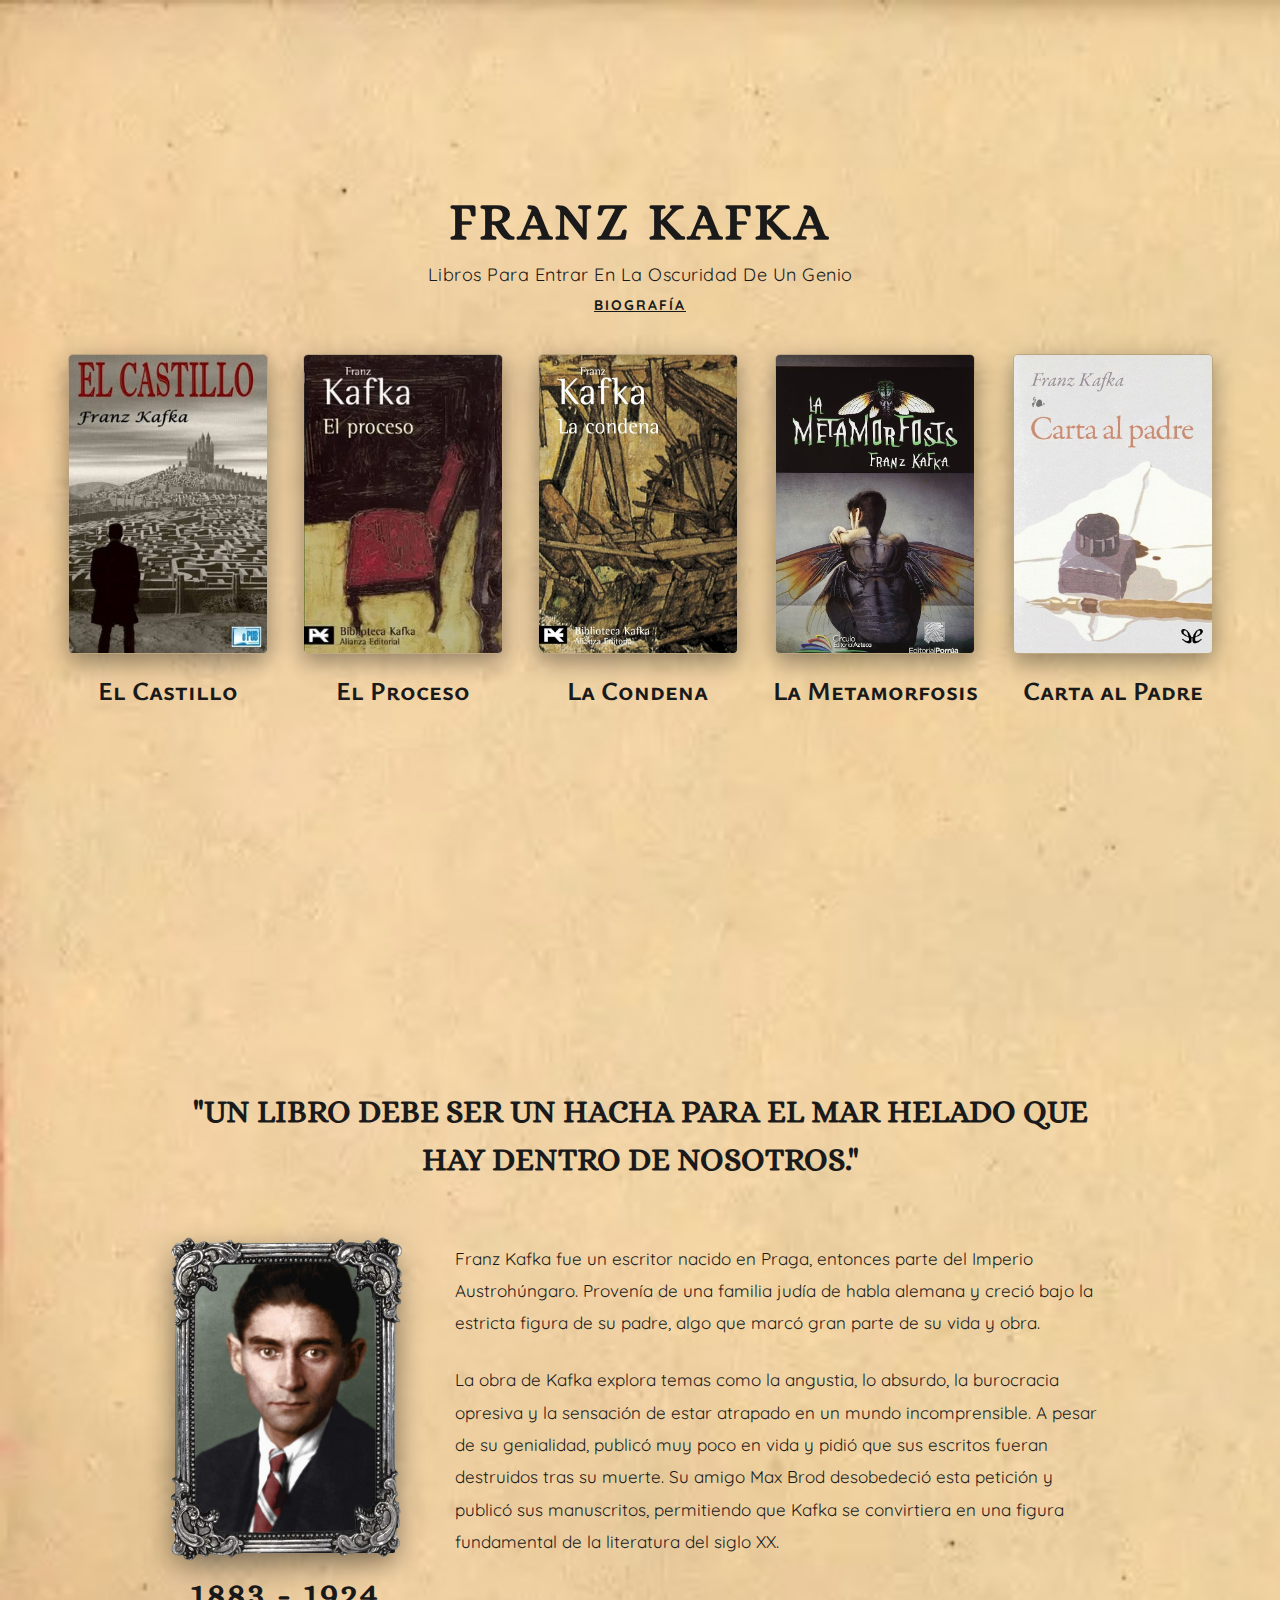
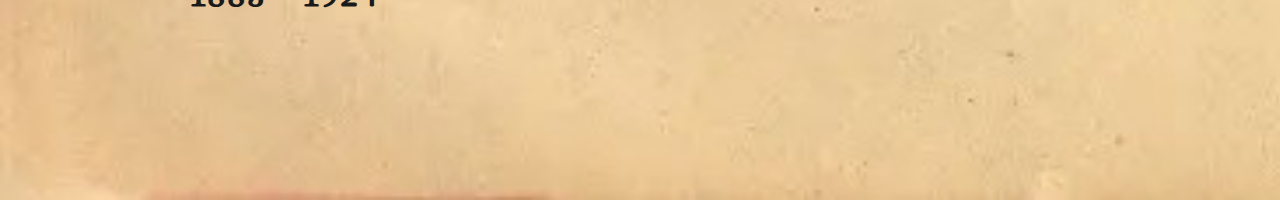
<file: index.html>
<!DOCTYPE html>
<html lang="es">
<head>
    <meta charset="UTF-8">
    <meta name="viewport" content="width=device-width, initial-scale=1.0">
    <title>Franz Kafka - Un Escritor Atormentado</title>
    <link rel="stylesheet" href="style.css">
    <link rel="preconnect" href="https://fonts.googleapis.com">
    <link rel="preconnect" href="https://fonts.gstatic.com" crossorigin>
    <link rel="icon" href="img/logo.png" type="logo.png">
    <link href="https://fonts.googleapis.com/css2?family=Alice&family=Quicksand:wght@300..700&family=Ysabeau+SC:wght@1..1000&display=swap" rel="stylesheet">
</head>
<body>
    <!-- Sección de libros - Pantalla completa -->
    <section class="books-section">
        <div class="books-container">
            <h1 class="author-name">FRANZ KAFKA</h1>
            <h2 class="main-title">Libros Para Entrar En La Oscuridad De Un Genio</h2>
            <h3 class="subtitle"><a href="#biografia" class="biografia-link">BIOGRAFÍA</a></h3>
            
            <div class="books-grid">
                <div class="book-item">
                    <a href="ElCastillo.html"><img src="img/elcastillo.png" alt="El Castillo" class="book-cover"></a>
                    <h3 class="book-title">El Castillo</h3>
                </div>
                <div class="book-item">
                    <a href="ElProceso.html"><img src="img/elproceso.jpg" alt="El Proceso" class="book-cover"></a>
                    <h3 class="book-title">El Proceso</h3>
                </div>
                <div class="book-item">
                    <a href="LaCondena.html"><img src="img/lacondena.jpg" alt="América" class="book-cover"></a>
                    <h3 class="book-title">La Condena</h3>
                </div>
                <div class="book-item">
                    <a href="metamorfosis.html"><img src="img/metamorfosis.jpg" alt="La Metamorfosis" class="book-cover"></a>
                    <h3 class="book-title">La Metamorfosis</h3>
                </div>
                <div class="book-item">
                    <a href="CartaAlPadre.html"><img src="img/cartaalpadre.jpg" alt="Carta al Padre" class="book-cover"></a>
                    <h3 class="book-title">Carta al Padre</h3>
                </div>
            </div>
        </div>
    </section>

    <!-- Sección de biografía -->
    <section id="biografia" class="biografia-section">
        <h2 class="biografia-title">"UN LIBRO DEBE SER UN HACHA PARA EL MAR HELADO QUE HAY DENTRO DE NOSOTROS."</h2>
        
        <div class="biografia-content">
            <div class="biografia-left">
                <div class="foto-container">
                    <img src="img/kafka.jpg" alt="Franz Kafka" class="kafka-foto">
                    <p class="kafka-dates">1883 - 1924</p>
                </div>
            </div>
            
            <div class="biografia-right">
                <p class="biografia-text">
                    Franz Kafka fue un escritor nacido en Praga, entonces parte del Imperio Austrohúngaro. Provenía de una familia judía de habla alemana y creció bajo la estricta figura de su padre, algo que marcó gran parte de su vida y obra.
                </p>
                <p class="biografia-text">
                    La obra de Kafka explora temas como la angustia, lo absurdo, la burocracia opresiva y la sensación de estar atrapado en un mundo incomprensible. A pesar de su genialidad, publicó muy poco en vida y pidió que sus escritos fueran destruidos tras su muerte. Su amigo Max Brod desobedeció esta petición y publicó sus manuscritos, permitiendo que Kafka se convirtiera en una figura fundamental de la literatura del siglo XX.
                </p>
            </div>
        </div>
    </section>
</body>
</html>
</file>
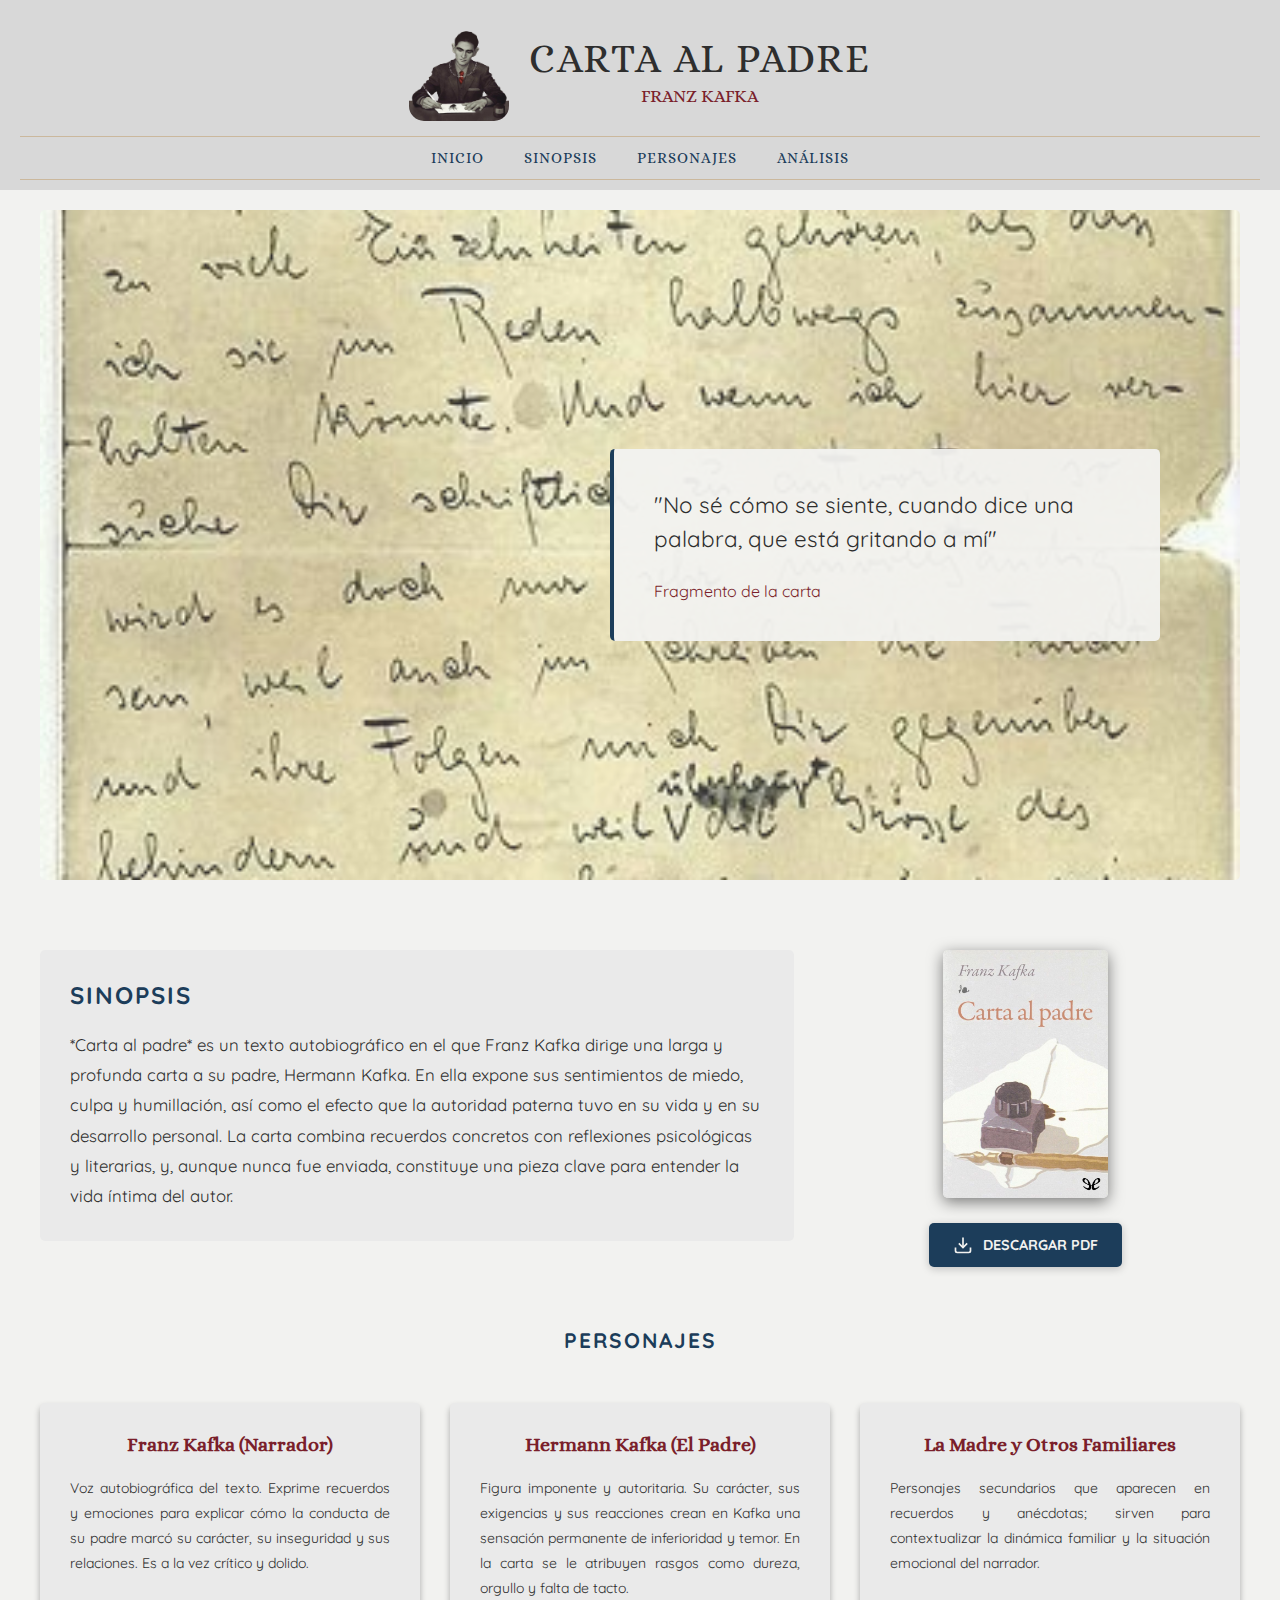
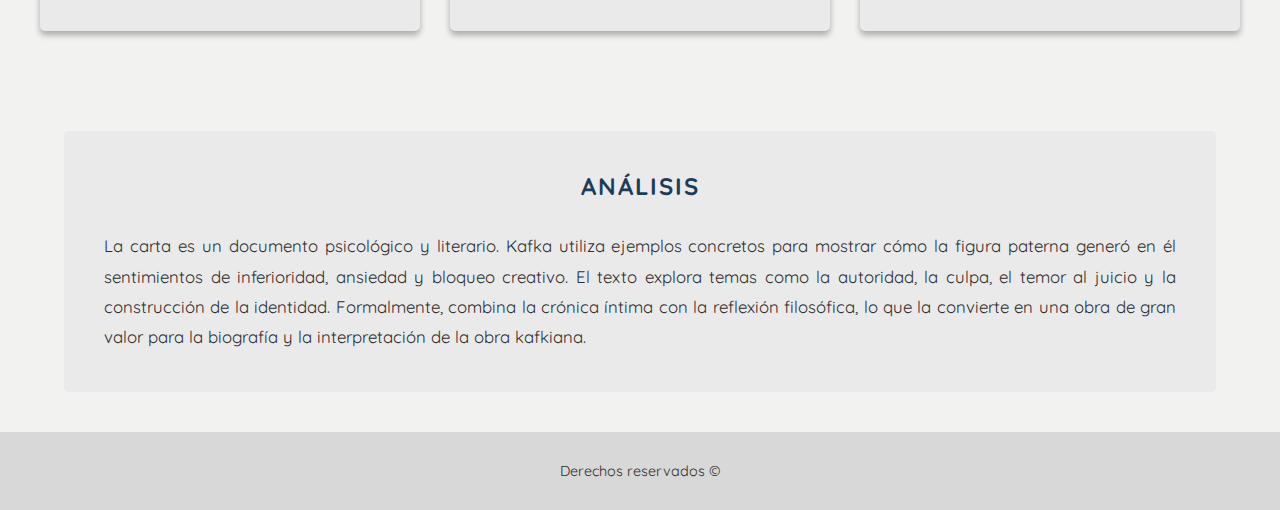
<file: CartaAlPadre.html>
<!DOCTYPE html>
<html lang="es">
<head>
    <meta charset="UTF-8">
    <meta name="viewport" content="width=device-width, initial-scale=1.0">
    <title>Carta al padre - Franz Kafka</title>
    <link rel="preconnect" href="https://fonts.googleapis.com">
    <link rel="preconnect" href="https://fonts.gstatic.com" crossorigin>
    <link rel="icon" href="img/logo.png" type="image/png">
    <link href="https://fonts.googleapis.com/css2?family=Alice&family=Quicksand:wght@300..700&family=Ysabeau+SC:wght@1..1000&display=swap" rel="stylesheet">
    <link rel="stylesheet" href="style2.css">
</head>
<body>
    <header class="header">
        <div class="header-content">
            <img src="img/cartapadre.png" alt="Ilustración" class="beetle-img" style="border-radius: 15px;">
            <div class="title-section">
                <h1>CARTA AL PADRE</h1>
                <h2>FRANZ KAFKA</h2>
            </div>
        </div>
        <nav>
            <a href="index.html">INICIO</a>
            <a href="#sinopsis">SINOPSIS</a>
            <a href="#personajes">PERSONAJES</a>
            <a href="#analisis">ANÁLISIS</a>
        </nav>
    </header>

    <main class="main-content">
        <div class="left-section">
            <div class="book-section">
                <img src="img/carta.jpeg" alt="Carta abierta" class="book-img">
                <div class="quote-box">
                    <p>"No sé cómo se siente, cuando dice una palabra, que está gritando a mí"</p>
                    <span>Fragmento de la carta</span>
                </div>
            </div>
        </div>

        <div class="bottom-section">
            <div class="synopsis">
                <h3 id="sinopsis">SINOPSIS</h3>
                <p>
                    *Carta al padre* es un texto autobiográfico en el que Franz Kafka dirige una larga y profunda carta a su padre,
                    Hermann Kafka. En ella expone sus sentimientos de miedo, culpa y humillación, así como el efecto que la autoridad
                    paterna tuvo en su vida y en su desarrollo personal. La carta combina recuerdos concretos con reflexiones psicológicas
                    y literarias, y, aunque nunca fue enviada, constituye una pieza clave para entender la vida íntima del autor.
                </p>
            </div>

            <div class="right-section">
                <div class="kafka-portrait">
                    <img src="img/cartaalpadre.jpg" alt="Franz Kafka" class="portrait-img">
                    <a href="LibrosPDF/CartaAlPadre.pdf" download="CartaAlPadre.pdf" class="download-btn">
                        <svg width="20" height="20" viewBox="0 0 24 24" fill="none" stroke="currentColor" stroke-width="2">
                            <path d="M21 15v4a2 2 0 0 1-2 2H5a2 2 0 0 1-2-2v-4"></path>
                            <polyline points="7 10 12 15 17 10"></polyline>
                            <line x1="12" y1="15" x2="12" y2="3"></line>
                        </svg>
                        DESCARGAR PDF
                    </a>
                </div>
            </div>
        </div>
    </main>

    <section class="characters-section">
        <h3 id="personajes">PERSONAJES</h3>

        <div class="characters-grid">
            <div class="character-card">
                <h4>Franz Kafka (Narrador)</h4>
                <p>
                    Voz autobiográfica del texto. Exprime recuerdos y emociones para explicar cómo la conducta de su padre
                    marcó su carácter, su inseguridad y sus relaciones. Es a la vez crítico y dolido.
                </p>
            </div>

            <div class="character-card">
                <h4>Hermann Kafka (El Padre)</h4>
                <p>
                    Figura imponente y autoritaria. Su carácter, sus exigencias y sus reacciones crean en Kafka una sensación
                    permanente de inferioridad y temor. En la carta se le atribuyen rasgos como dureza, orgullo y falta de tacto.
                </p>
            </div>

            <div class="character-card">
                <h4>La Madre y Otros Familiares</h4>
                <p>
                    Personajes secundarios que aparecen en recuerdos y anécdotas; sirven para contextualizar la dinámica familiar
                    y la situación emocional del narrador.
                </p>
            </div>
        </div>
    </section>

    <section class="analysis-section">
        <h3 id="analisis">ANÁLISIS</h3>
        <p>
            La carta es un documento psicológico y literario. Kafka utiliza ejemplos concretos para mostrar cómo la figura paterna
            generó en él sentimientos de inferioridad, ansiedad y bloqueo creativo. El texto explora temas como la autoridad,
            la culpa, el temor al juicio y la construcción de la identidad. Formalmente, combina la crónica íntima con la reflexión
            filosófica, lo que la convierte en una obra de gran valor para la biografía y la interpretación de la obra kafkiana.
        </p>
    </section>

    <footer>
        <p>Derechos reservados ©</p>
    </footer>

</body>
</html>
</file>
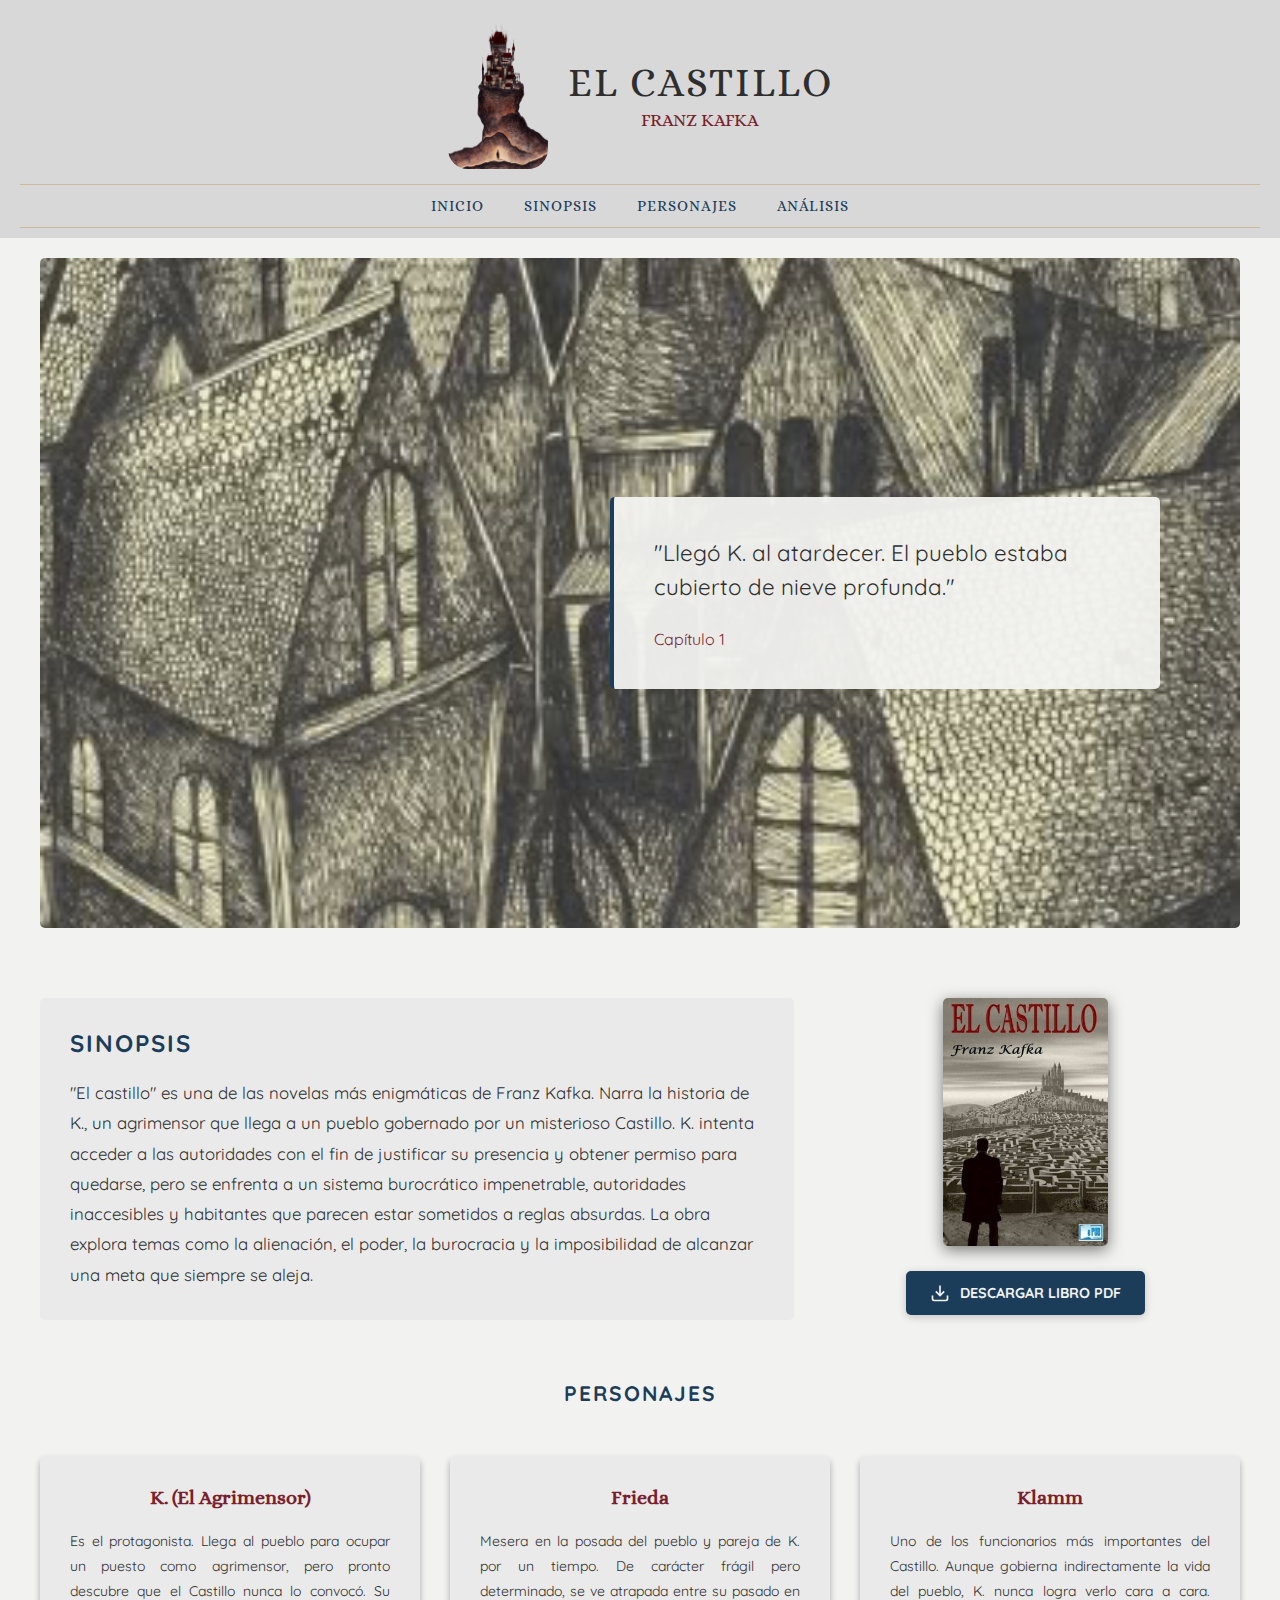
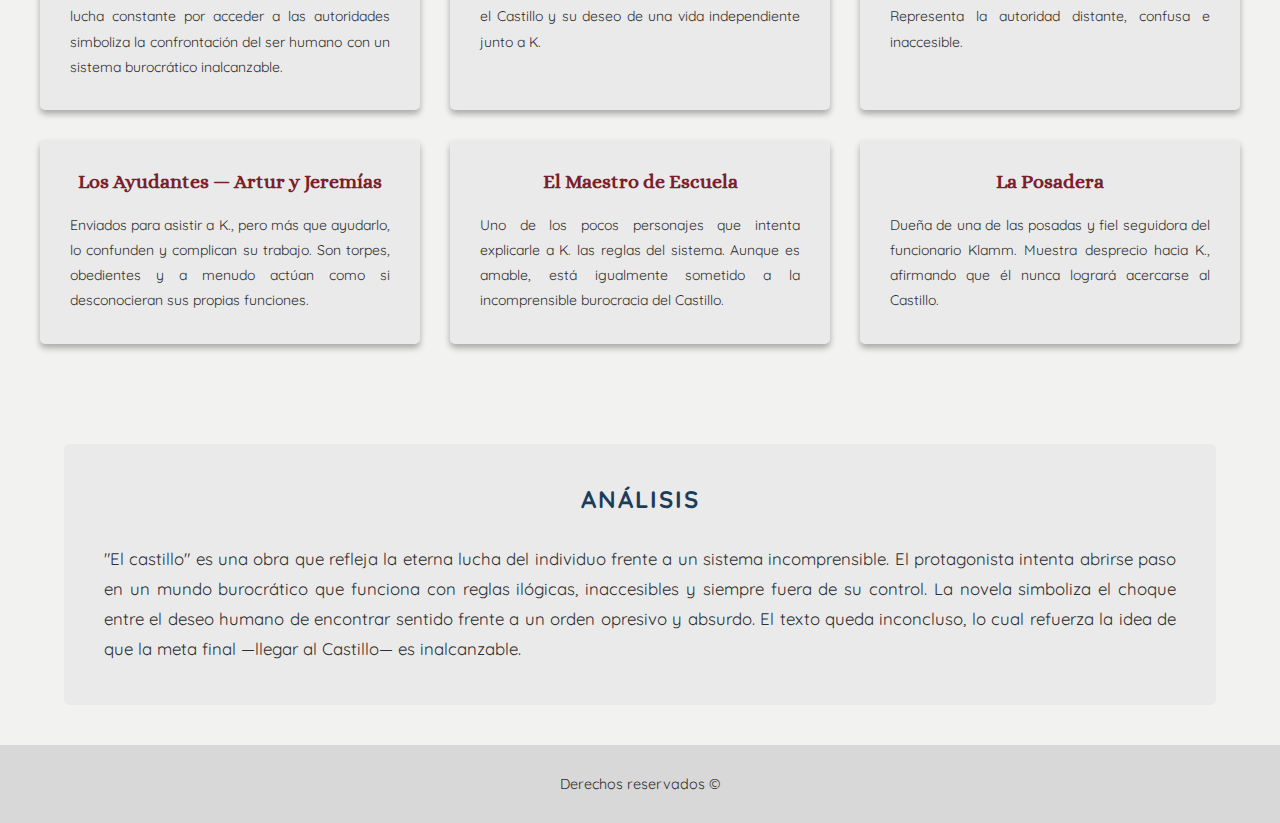
<file: ElCastillo.html>
<!DOCTYPE html>
<html lang="es">
<head>
    <meta charset="UTF-8">
    <meta name="viewport" content="width=device-width, initial-scale=1.0">
    <title>El Castillo - Franz Kafka</title>
    <link rel="preconnect" href="https://fonts.googleapis.com">
    <link rel="preconnect" href="https://fonts.gstatic.com" crossorigin>
    <link rel="icon" href="img/logo.png" type="image/png">
    <link href="https://fonts.googleapis.com/css2?family=Alice&family=Quicksand:wght@300..700&family=Ysabeau+SC:wght@1..1000&display=swap" rel="stylesheet">
    <link rel="stylesheet" href="style2.css">
</head>
<body>

<header class="header">
    <div class="header-content">
        <img src="img/castillo.png" alt="Castillo nevado" style="border-radius: 20px;" class="beetle-img">
        <div class="title-section">
            <h1>EL CASTILLO</h1>
            <h2>FRANZ KAFKA</h2>
        </div>
    </div>
    <nav>
        <a href="index.html">INICIO</a>
        <a href="#sinopsis">SINOPSIS</a>
        <a href="#personajes">PERSONAJES</a>
        <a href="#analisis">ANÁLISIS</a>
    </nav>
</header>

<main class="main-content">
    <div class="left-section">
        <div class="book-section">
            <img src="img/cast.jpeg" alt="Libro antiguo abierto" class="book-img">
            <div class="quote-box">
                <p>"Llegó K. al atardecer. El pueblo estaba cubierto de nieve profunda."</p>
                <span>Capítulo 1</span>
            </div>
        </div>
    </div>

    <div class="bottom-section">
        <div class="synopsis">
            <h3 id="sinopsis">SINOPSIS</h3>
            <p>
                "El castillo" es una de las novelas más enigmáticas de Franz Kafka. Narra la historia de K., un agrimensor que llega a un
                pueblo gobernado por un misterioso Castillo. K. intenta acceder a las autoridades con el fin de justificar su presencia y 
                obtener permiso para quedarse, pero se enfrenta a un sistema burocrático impenetrable, autoridades inaccesibles y habitantes 
                que parecen estar sometidos a reglas absurdas. La obra explora temas como la alienación, el poder, la burocracia y la 
                imposibilidad de alcanzar una meta que siempre se aleja.
            </p>
        </div>

        <div class="right-section">
            <div class="kafka-portrait">
                <img src="img/elcastillo.png" alt="Franz Kafka" class="portrait-img">
                <a href="LibrosPDF/ElCastilloKafka.pdf" download="ElCastilloKafka.pdf" class="download-btn">
                    <svg width="20" height="20" viewBox="0 0 24 24" fill="none" stroke="currentColor" stroke-width="2">
                        <path d="M21 15v4a2 2 0 0 1-2 2H5a2 2 0 0 1-2-2v-4"></path>
                        <polyline points="7 10 12 15 17 10"></polyline>
                        <line x1="12" y1="15" x2="12" y2="3"></line>
                    </svg>
                    DESCARGAR LIBRO PDF
                </a>
            </div>
        </div>
    </div>
</main>

<section class="characters-section">
    <h3 id="personajes">PERSONAJES</h3>

    <div class="characters-grid">

        <div class="character-card">
            <h4>K. (El Agrimensor)</h4>
            <p>
                Es el protagonista. Llega al pueblo para ocupar un puesto como agrimensor, 
                pero pronto descubre que el Castillo nunca lo convocó. Su lucha constante 
                por acceder a las autoridades simboliza la confrontación del ser humano con 
                un sistema burocrático inalcanzable.
            </p>
        </div>

        <div class="character-card">
            <h4>Frieda</h4>
            <p>
                Mesera en la posada del pueblo y pareja de K. por un tiempo. De carácter 
                frágil pero determinado, se ve atrapada entre su pasado en el Castillo y 
                su deseo de una vida independiente junto a K.
            </p>
        </div>

        <div class="character-card">
            <h4>Klamm</h4>
            <p>
                Uno de los funcionarios más importantes del Castillo. Aunque gobierna indirectamente la vida del pueblo,
                K. nunca logra verlo cara a cara. Representa la autoridad distante, confusa e inaccesible.
            </p>
        </div>

        <div class="character-card">
            <h4>Los Ayudantes — Artur y Jeremías</h4>
            <p>
                Enviados para asistir a K., pero más que ayudarlo, lo confunden y complican su trabajo. 
                Son torpes, obedientes y a menudo actúan como si desconocieran sus propias funciones.
            </p>
        </div>

        <div class="character-card">
            <h4>El Maestro de Escuela</h4>
            <p>
                Uno de los pocos personajes que intenta explicarle a K. las reglas del sistema. Aunque es amable,
                está igualmente sometido a la incomprensible burocracia del Castillo.
            </p>
        </div>

        <div class="character-card">
            <h4>La Posadera</h4>
            <p>
                Dueña de una de las posadas y fiel seguidora del funcionario Klamm. Muestra desprecio hacia K., 
                afirmando que él nunca logrará acercarse al Castillo.
            </p>
        </div>

    </div>
</section>

<section class="analysis-section">
    <h3 id="analisis">ANÁLISIS</h3>
    <p>
        "El castillo" es una obra que refleja la eterna lucha del individuo frente a un sistema incomprensible.
        El protagonista intenta abrirse paso en un mundo burocrático que funciona con reglas ilógicas, inaccesibles 
        y siempre fuera de su control. La novela simboliza el choque entre el deseo humano de encontrar sentido 
        frente a un orden opresivo y absurdo. El texto queda inconcluso, lo cual refuerza la idea de que la meta 
        final —llegar al Castillo— es inalcanzable.
    </p>
</section>

<footer>
    <p>Derechos reservados ©</p>
</footer>

</body>
</html>
</file>
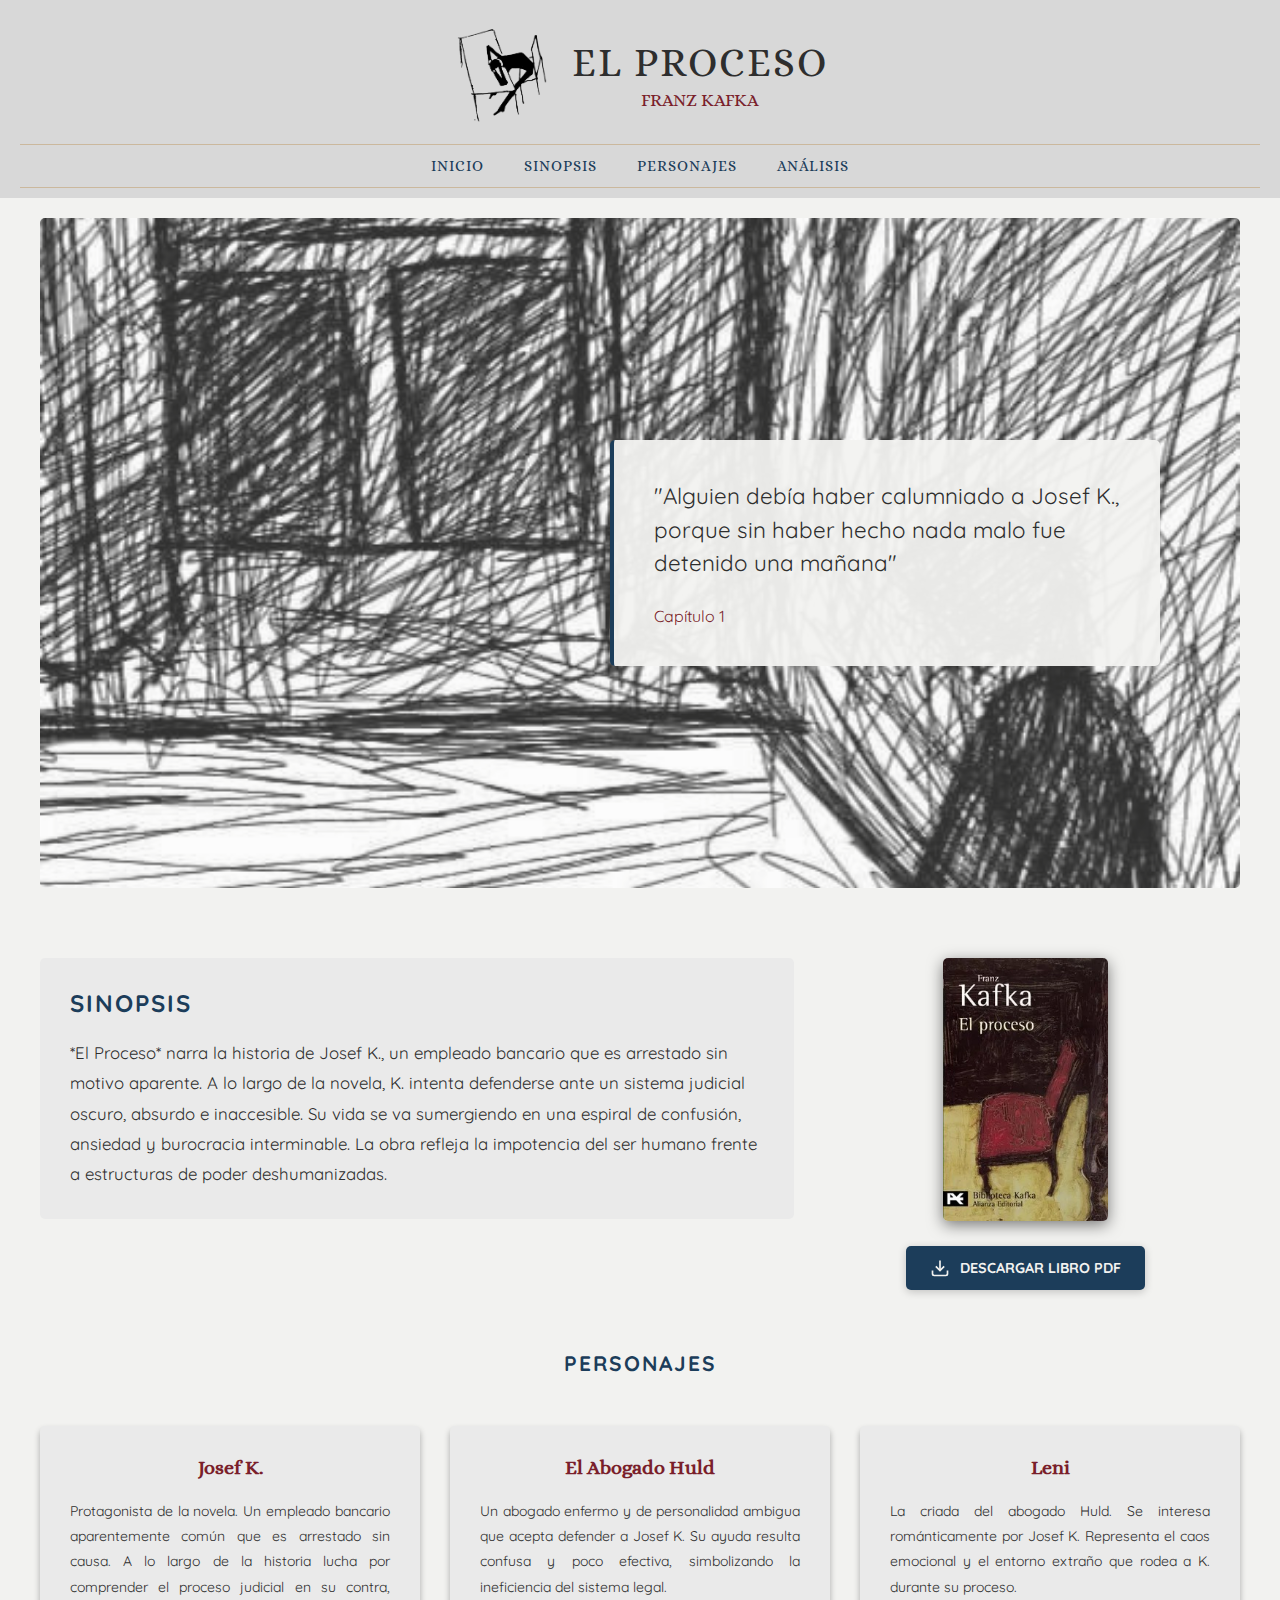
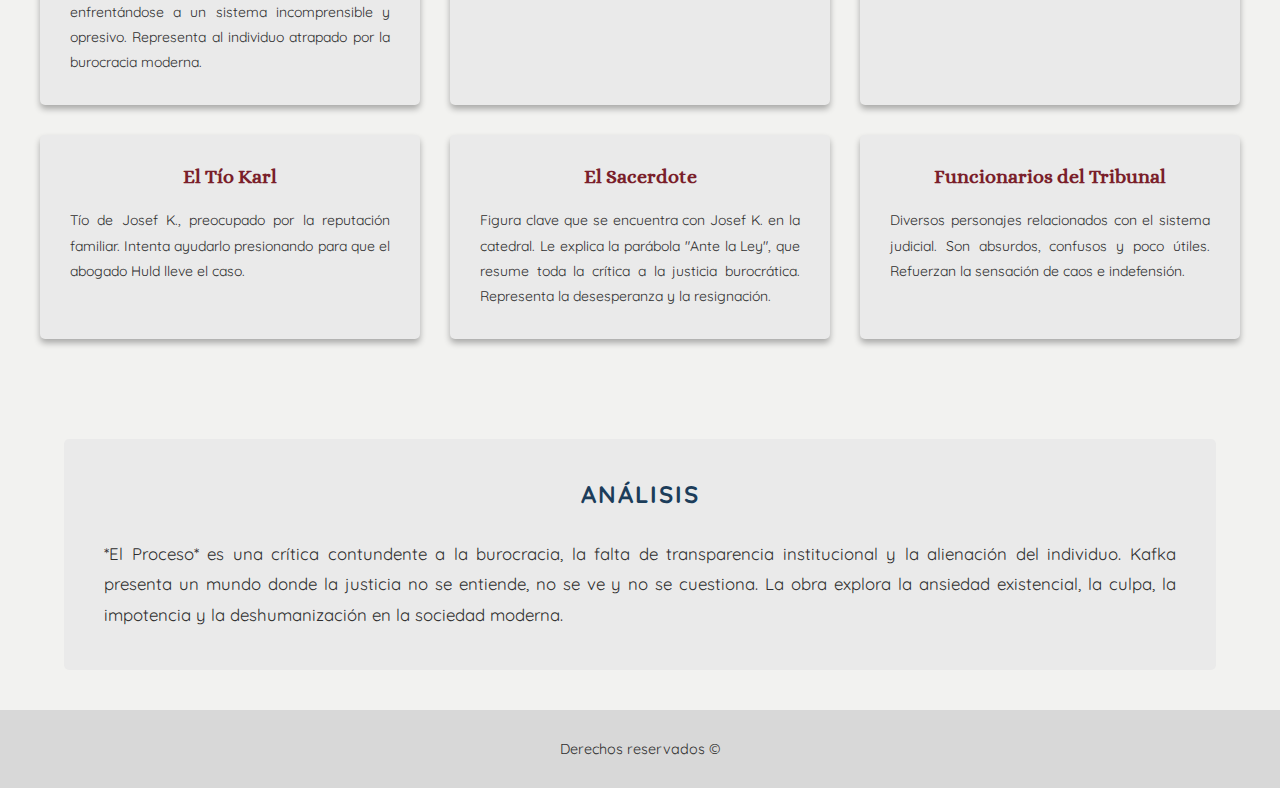
<file: ElProceso.html>
<!DOCTYPE html>
<html lang="es">
<head>
    <meta charset="UTF-8">
    <meta name="viewport" content="width=device-width, initial-scale=1.0">
    <title>El Proceso - Franz Kafka</title>
    <link rel="preconnect" href="https://fonts.googleapis.com">
    <link rel="preconnect" href="https://fonts.gstatic.com" crossorigin>
    <link rel="icon" href="img/logo.png" type="image/png">
    <link href="https://fonts.googleapis.com/css2?family=Alice&family=Quicksand:wght@300..700&family=Ysabeau+SC:wght@1..1000&display=swap" rel="stylesheet">
    <link rel="stylesheet" href="style2.css">
</head>
<body>
    <header class="header">
        <div class="header-content">
            <img src="img/kafka.png" alt="Ilustración" class="beetle-img">
            <div class="title-section">
                <h1>EL PROCESO</h1>
                <h2>FRANZ KAFKA</h2>
            </div>
        </div>
        <nav>
            <a href="index.html">INICIO</a>
            <a href="#sinopsis">SINOPSIS</a>
            <a href="#personajes">PERSONAJES</a>
            <a href="#analisis">ANÁLISIS</a>
        </nav>
    </header>

    <main class="main-content">
        <div class="left-section">
            <div class="book-section">
                <img src="img/proceso.jpeg" alt="Libro antiguo abierto" class="book-img">
                <div class="quote-box">
                    <p>"Alguien debía haber calumniado a Josef K., porque sin haber hecho nada malo fue detenido una mañana"</p>
                    <span>Capítulo 1</span>
                </div>
            </div>
        </div>

        <div class="bottom-section">
            <div class="synopsis">
                <h3 id="sinopsis">SINOPSIS</h3>
                <p>
                    *El Proceso* narra la historia de Josef K., un empleado bancario que es arrestado sin motivo aparente.
                    A lo largo de la novela, K. intenta defenderse ante un sistema judicial oscuro, absurdo e inaccesible.
                    Su vida se va sumergiendo en una espiral de confusión, ansiedad y burocracia interminable.
                    La obra refleja la impotencia del ser humano frente a estructuras de poder deshumanizadas.
                </p>
            </div>

            <div class="right-section">
                <div class="kafka-portrait">
                    <img src="img/elproceso.jpg" alt="Franz Kafka" class="portrait-img">
                    <a href="LibrosPDF/ElProceso.pdf" download="ElProceso.pdf" class="download-btn">
                        <svg width="20" height="20" viewBox="0 0 24 24" fill="none" stroke="currentColor" stroke-width="2">
                            <path d="M21 15v4a2 2 0 0 1-2 2H5a2 2 0 0 1-2-2v-4"></path>
                            <polyline points="7 10 12 15 17 10"></polyline>
                            <line x1="12" y1="15" x2="12" y2="3"></line>
                        </svg>
                        DESCARGAR LIBRO PDF
                    </a>
                </div>
            </div>
        </div>
    </main>

    <section class="characters-section">
        <h3 id="personajes">PERSONAJES</h3>

        <div class="characters-grid">
            <div class="character-card">
                <h4>Josef K.</h4>
                <p>
                    Protagonista de la novela. Un empleado bancario aparentemente común que es arrestado sin causa.
                    A lo largo de la historia lucha por comprender el proceso judicial en su contra, enfrentándose a un sistema
                    incomprensible y opresivo. Representa al individuo atrapado por la burocracia moderna.
                </p>
            </div>

            <div class="character-card">
                <h4>El Abogado Huld</h4>
                <p>
                    Un abogado enfermo y de personalidad ambigua que acepta defender a Josef K.
                    Su ayuda resulta confusa y poco efectiva, simbolizando la ineficiencia del sistema legal.
                </p>
            </div>

            <div class="character-card">
                <h4>Leni</h4>
                <p>
                    La criada del abogado Huld. Se interesa románticamente por Josef K.
                    Representa el caos emocional y el entorno extraño que rodea a K. durante su proceso.
                </p>
            </div>

            <div class="character-card">
                <h4>El Tío Karl</h4>
                <p>
                    Tío de Josef K., preocupado por la reputación familiar. Intenta ayudarlo presionando para que el abogado Huld lleve el caso.
                </p>
            </div>

            <div class="character-card">
                <h4>El Sacerdote</h4>
                <p>
                    Figura clave que se encuentra con Josef K. en la catedral. Le explica la parábola "Ante la Ley", que resume toda la crítica
                    a la justicia burocrática. Representa la desesperanza y la resignación.
                </p>
            </div>

            <div class="character-card">
                <h4>Funcionarios del Tribunal</h4>
                <p>
                    Diversos personajes relacionados con el sistema judicial. Son absurdos, confusos y poco útiles.
                    Refuerzan la sensación de caos e indefensión.
                </p>
            </div>
        </div>
    </section>

    <section class="analysis-section">
        <h3 id="analisis">ANÁLISIS</h3>
        <p>
            *El Proceso* es una crítica contundente a la burocracia, la falta de transparencia institucional y la alienación del individuo.
            Kafka presenta un mundo donde la justicia no se entiende, no se ve y no se cuestiona. La obra explora la ansiedad existencial,
            la culpa, la impotencia y la deshumanización en la sociedad moderna.
        </p>
    </section>

    <footer>
        <p>Derechos reservados ©</p>
    </footer>

</body>
</html>
</file>
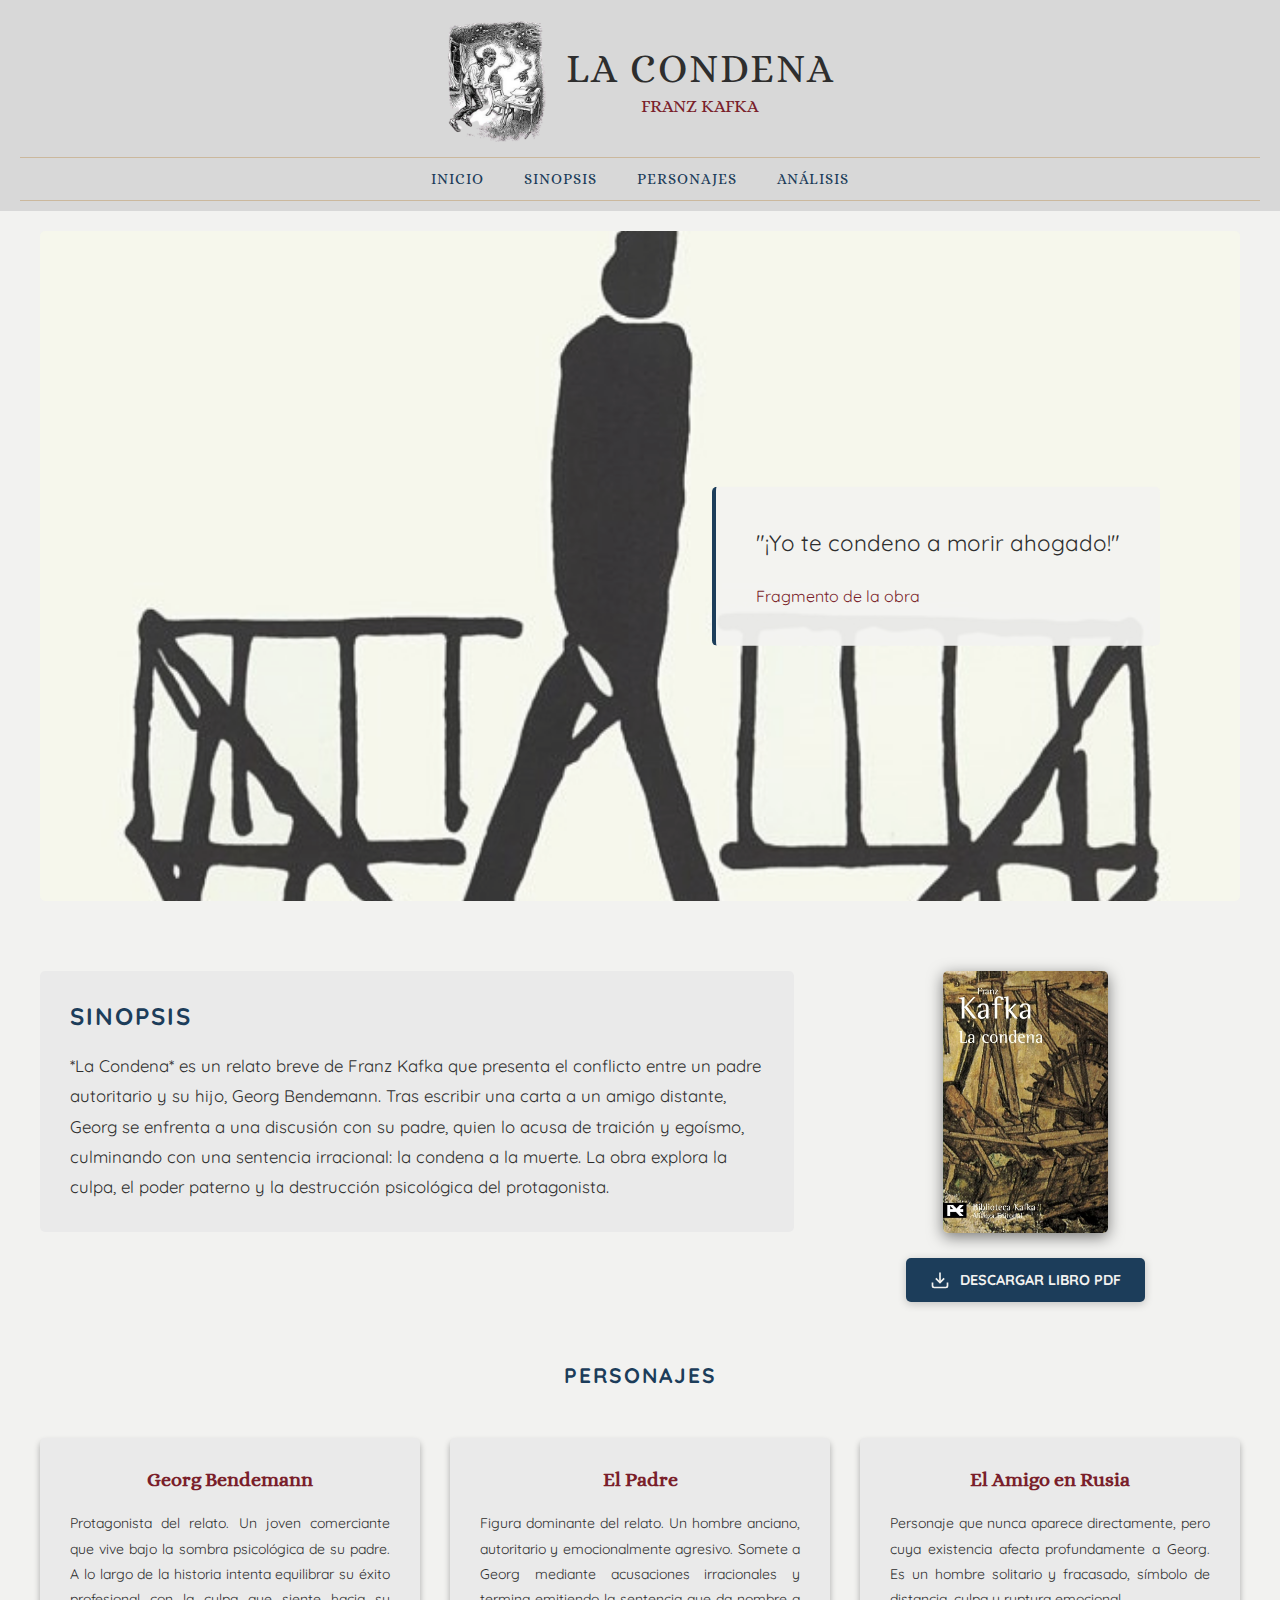
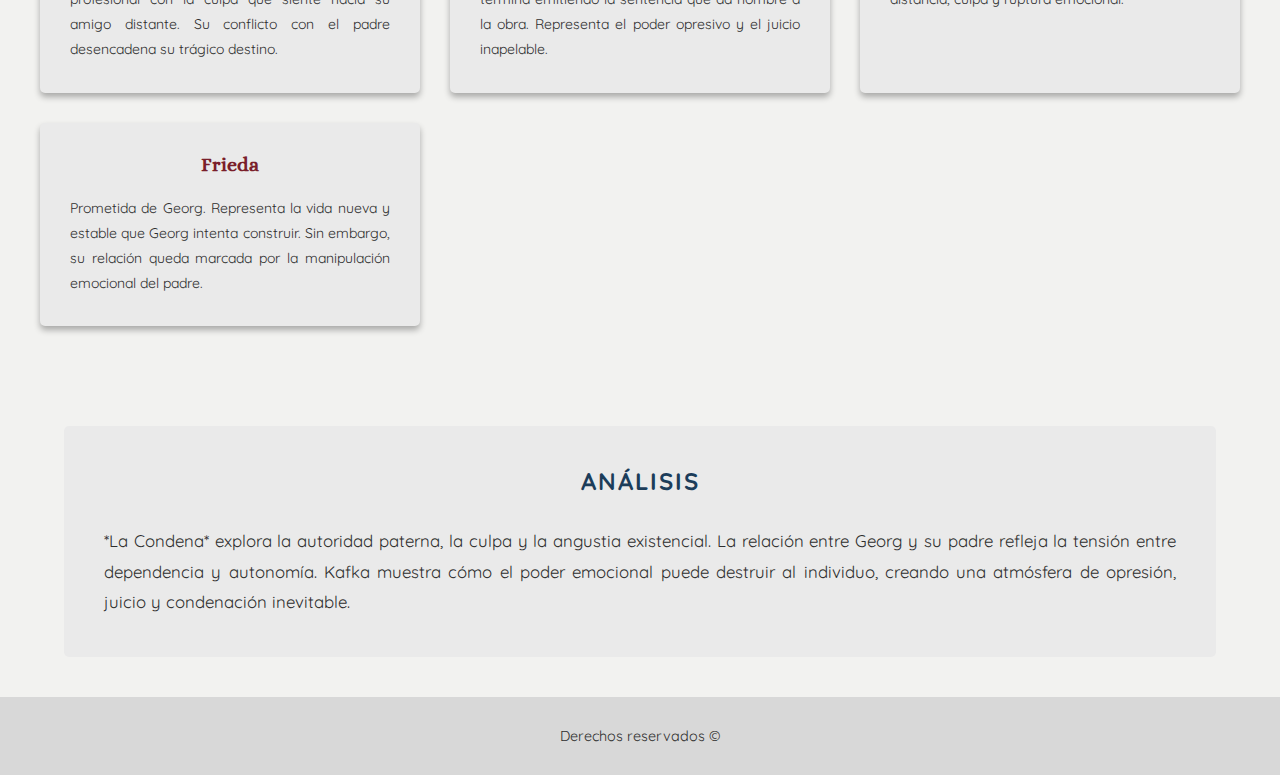
<file: LaCondena.html>
<!DOCTYPE html>
<html lang="es">
<head>
    <meta charset="UTF-8">
    <meta name="viewport" content="width=device-width, initial-scale=1.0">
    <title>La Condena - Franz Kafka</title>
    <link rel="preconnect" href="https://fonts.googleapis.com">
    <link rel="preconnect" href="https://fonts.gstatic.com" crossorigin>
    <link rel="icon" href="img/logo.png" type="image/png">
    <link href="https://fonts.googleapis.com/css2?family=Alice&family=Quicksand:wght@300..700&family=Ysabeau+SC:wght@1..1000&display=swap" rel="stylesheet">
    <link rel="stylesheet" href="style2.css">
</head>
<body>
    <header class="header">
        <div class="header-content">
            <img src="img/condena.png" alt="Ilustración" class="beetle-img">
            <div class="title-section">
                <h1>LA CONDENA</h1>
                <h2>FRANZ KAFKA</h2>
            </div>
        </div>
        <nav>
            <a href="index.html">INICIO</a>
            <a href="#sinopsis">SINOPSIS</a>
            <a href="#personajes">PERSONAJES</a>
            <a href="#analisis">ANÁLISIS</a>
        </nav>
    </header>

    <main class="main-content">
        <div class="left-section">
            <div class="book-section">
                <img src="img/condena_kafka.jpg" alt="Libro antiguo abierto" class="book-img">
                <div class="quote-box">
                    <p>"¡Yo te condeno a morir ahogado!"</p>
                    <span>Fragmento de la obra</span>
                </div>
            </div>
        </div>

        <div class="bottom-section">
            <div class="synopsis">
                <h3 id="sinopsis">SINOPSIS</h3>
                <p>
                    *La Condena* es un relato breve de Franz Kafka que presenta el conflicto entre un padre autoritario y su hijo,
                    Georg Bendemann. Tras escribir una carta a un amigo distante, Georg se enfrenta a una discusión con su padre,
                    quien lo acusa de traición y egoísmo, culminando con una sentencia irracional: la condena a la muerte.
                    La obra explora la culpa, el poder paterno y la destrucción psicológica del protagonista.
                </p>
            </div>

            <div class="right-section">
                <div class="kafka-portrait">
                    <img src="img/lacondena.jpg" alt="Franz Kafka" class="portrait-img">
                    <a href="LibrosPDF/LaCondena.pdf" download="LaCondena.pdf" class="download-btn">
                        <svg width="20" height="20" viewBox="0 0 24 24" fill="none" stroke="currentColor" stroke-width="2">
                            <path d="M21 15v4a2 2 0 0 1-2 2H5a2 2 0 0 1-2-2v-4"></path>
                            <polyline points="7 10 12 15 17 10"></polyline>
                            <line x1="12" y1="15" x2="12" y2="3"></line>
                        </svg>
                        DESCARGAR LIBRO PDF
                    </a>
                </div>
            </div>
        </div>
    </main>

    <section class="characters-section">
        <h3 id="personajes">PERSONAJES</h3>

        <div class="characters-grid">
            <div class="character-card">
                <h4>Georg Bendemann</h4>
                <p>
                    Protagonista del relato. Un joven comerciante que vive bajo la sombra psicológica de su padre.
                    A lo largo de la historia intenta equilibrar su éxito profesional con la culpa que siente hacia su amigo distante.
                    Su conflicto con el padre desencadena su trágico destino.
                </p>
            </div>

            <div class="character-card">
                <h4>El Padre</h4>
                <p>
                    Figura dominante del relato. Un hombre anciano, autoritario y emocionalmente agresivo.
                    Somete a Georg mediante acusaciones irracionales y termina emitiendo la sentencia que da nombre a la obra.
                    Representa el poder opresivo y el juicio inapelable.
                </p>
            </div>

            <div class="character-card">
                <h4>El Amigo en Rusia</h4>
                <p>
                    Personaje que nunca aparece directamente, pero cuya existencia afecta profundamente a Georg.
                    Es un hombre solitario y fracasado, símbolo de distancia, culpa y ruptura emocional.
                </p>
            </div>

            <div class="character-card">
                <h4>Frieda</h4>
                <p>
                    Prometida de Georg. Representa la vida nueva y estable que Georg intenta construir.
                    Sin embargo, su relación queda marcada por la manipulación emocional del padre.
                </p>
            </div>
        </div>
    </section>

    <section class="analysis-section">
        <h3 id="analisis">ANÁLISIS</h3>
        <p>
            *La Condena* explora la autoridad paterna, la culpa y la angustia existencial.
            La relación entre Georg y su padre refleja la tensión entre dependencia y autonomía.
            Kafka muestra cómo el poder emocional puede destruir al individuo, creando una atmósfera de opresión,
            juicio y condenación inevitable.
        </p>
    </section>

    <footer>
        <p>Derechos reservados ©</p>
    </footer>

</body>
</html>
</file>
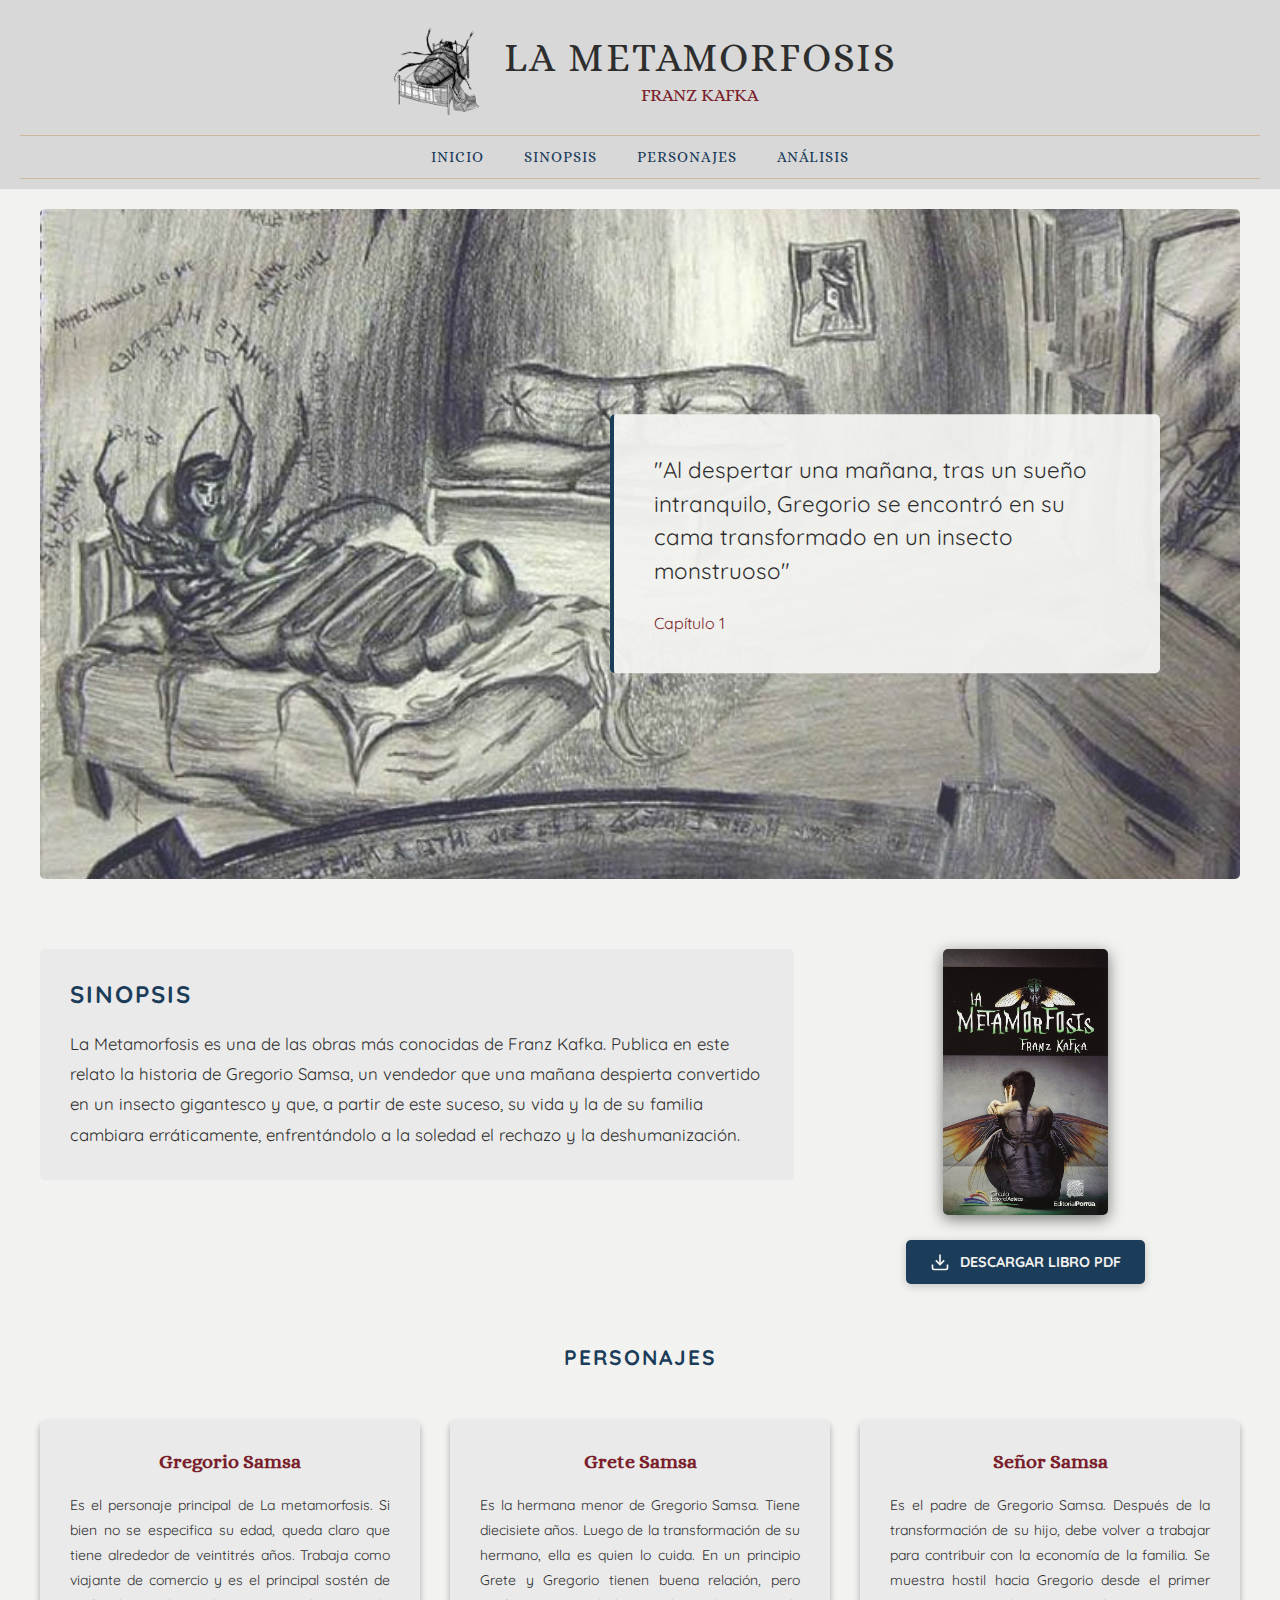
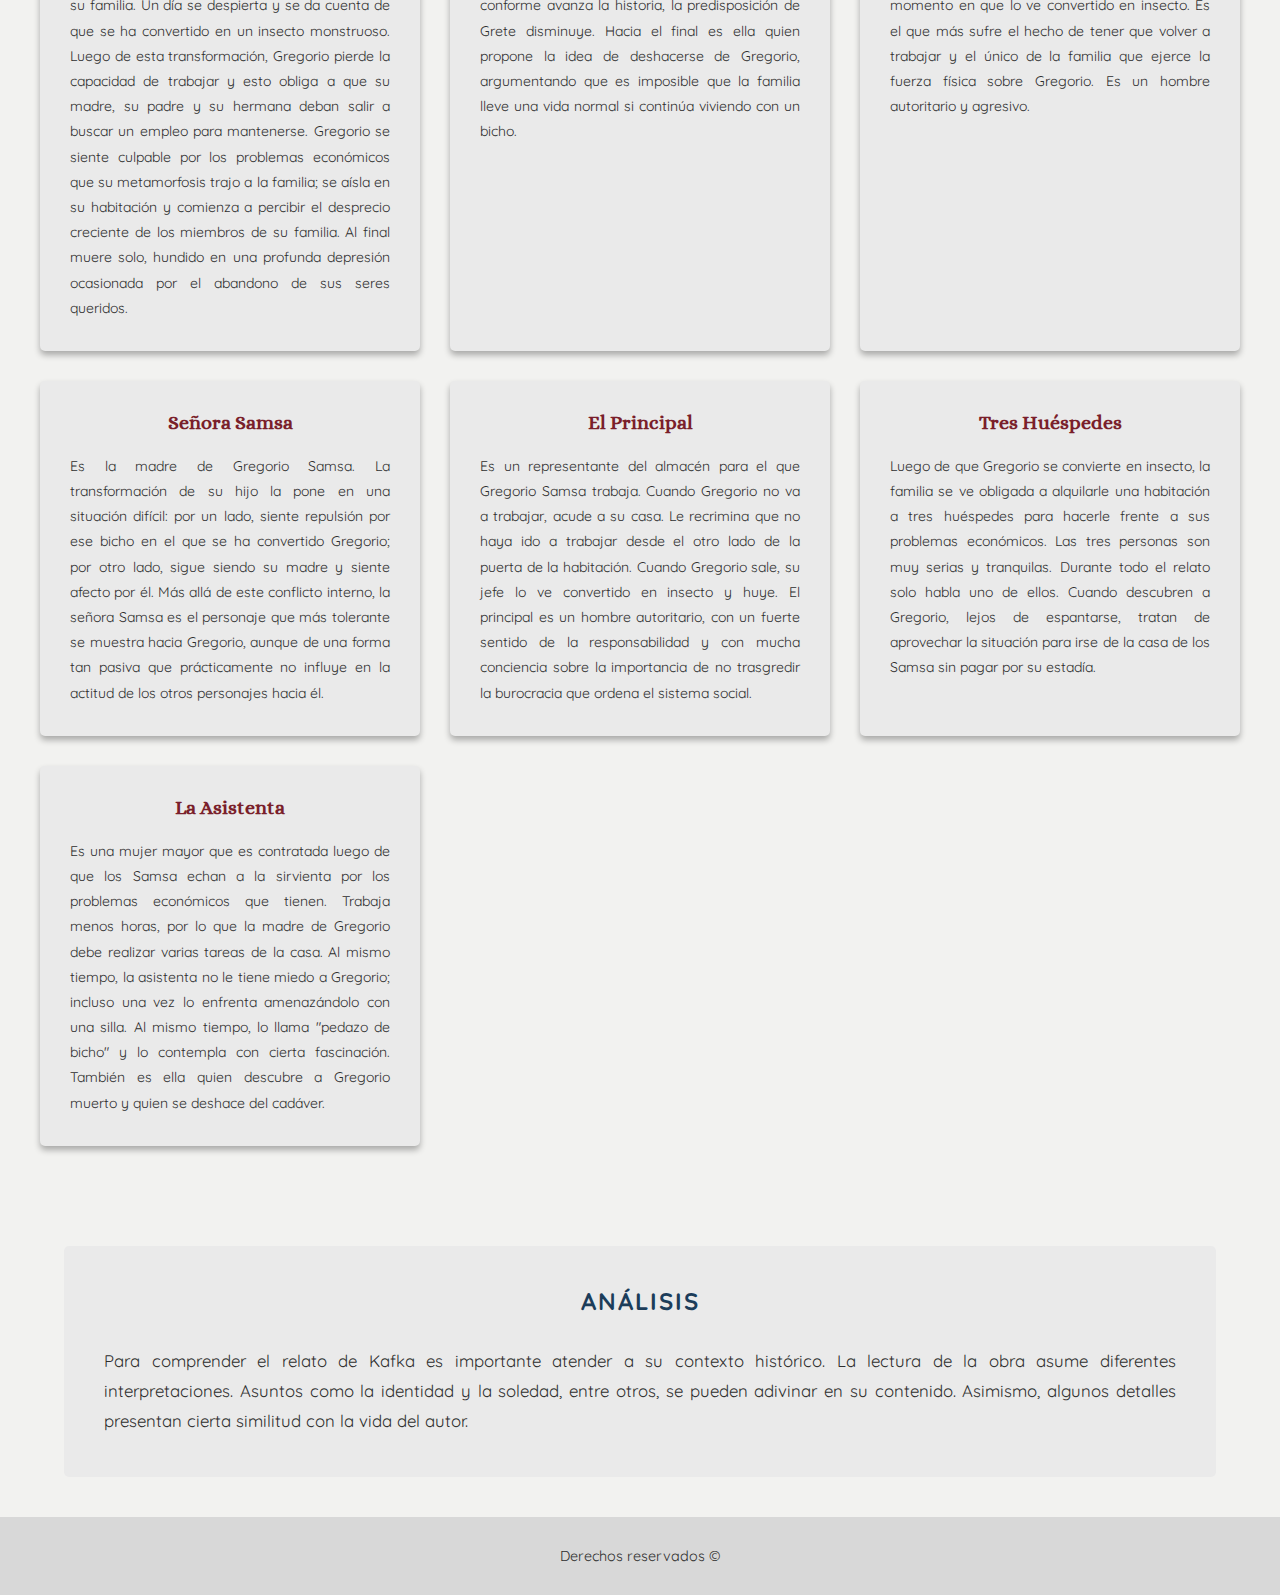
<file: metamorfosis.html>
<!DOCTYPE html>
<html lang="es">
<head>
    <meta charset="UTF-8">
    <meta name="viewport" content="width=device-width, initial-scale=1.0">
    <title>La Metamorfosis - Franz Kafka</title>
    <link rel="preconnect" href="https://fonts.googleapis.com">
    <link rel="preconnect" href="https://fonts.gstatic.com" crossorigin>
    <link rel="icon" href="img/metaLog.png" type="metaLog.png">
    <link href="https://fonts.googleapis.com/css2?family=Alice&family=Quicksand:wght@300..700&family=Ysabeau+SC:wght@1..1000&display=swap" rel="stylesheet">
    <link rel="stylesheet" href="style2.css">
</head>
<body>
    <header class="header">
        <div class="header-content">
            <img src="img/meta.png" alt="Escarabajo en cama" class="beetle-img">
            <div class="title-section">
                <h1>LA METAMORFOSIS</h1>
                <h2>FRANZ KAFKA</h2>
            </div>
        </div>
        <nav>
            <a href="index.html">INICIO</a>
            <a href="#sinopsis">SINOPSIS</a>
            <a href="#personajes">PERSONAJES</a>
            <a href="#analisis">ANÁLISIS</a>
        </nav>
    </header>

    <main class="main-content">
        <div class="left-section">
            <div class="book-section">
                <img src="img/libro.jpeg" alt="Libro antiguo abierto" class="book-img">
                <div class="quote-box">
                    <p>"Al despertar una mañana, tras un sueño intranquilo, Gregorio se encontró en su cama transformado en un insecto monstruoso"</p>
                    <span>Capítulo 1</span>
                </div>
            </div>
        </div>

        <div class="bottom-section">
            <div class="synopsis">
                <h3 id="sinopsis">SINOPSIS</h3>
                <p> La Metamorfosis es una de las obras más conocidas de Franz Kafka. Publica en este relato la historia de Gregorio
                    Samsa, un vendedor que una mañana despierta convertido en un insecto gigantesco y que, a partir de este suceso, su vida y
                    la de su familia cambiara erráticamente, enfrentándolo a la soledad el rechazo y la deshumanización.
                </p>
            </div>

            <div class="right-section">
                <div class="kafka-portrait">
                    <img src="img/metamorfosis.jpg" alt="Franz Kafka" class="portrait-img">
                    <a href="LibrosPDF/LibroMetamorfosis.pdf" download="LibroMetamorfosis.pdf" class="download-btn">
                        <svg width="20" height="20" viewBox="0 0 24 24" fill="none" stroke="currentColor" stroke-width="2">
                            <path d="M21 15v4a2 2 0 0 1-2 2H5a2 2 0 0 1-2-2v-4"></path>
                            <polyline points="7 10 12 15 17 10"></polyline>
                            <line x1="12" y1="15" x2="12" y2="3"></line>
                        </svg>
                        DESCARGAR LIBRO PDF
                    </a>
                </div>
            </div>
        </div>
    </main>

    <section class="characters-section">
        <h3 id="personajes">PERSONAJES</h3>
        
        <div class="characters-grid">
            <div class="character-card">
                <h4>Gregorio Samsa</h4>
                <p>Es el personaje principal de La metamorfosis. Si bien no se especifica su edad, queda claro que tiene alrededor de veintitrés años. Trabaja como viajante de comercio y es el principal sostén de su familia. Un día se despierta y se da cuenta de que se ha convertido en un insecto monstruoso. Luego de esta transformación, Gregorio pierde la capacidad de trabajar y esto obliga a que su madre, su padre y su hermana deban salir a buscar un empleo para mantenerse. Gregorio se siente culpable por los problemas económicos que su metamorfosis trajo a la familia; se aísla en su habitación y comienza a percibir el desprecio creciente de los miembros de su familia. Al final muere solo, hundido en una profunda depresión ocasionada por el abandono de sus seres queridos.</p>
            </div>

            <div class="character-card">
                <h4>Grete Samsa</h4>
                <p>Es la hermana menor de Gregorio Samsa. Tiene diecisiete años. Luego de la transformación de su hermano, ella es quien lo cuida. En un principio Grete y Gregorio tienen buena relación, pero conforme avanza la historia, la predisposición de Grete disminuye. Hacia el final es ella quien propone la idea de deshacerse de Gregorio, argumentando que es imposible que la familia lleve una vida normal si continúa viviendo con un bicho.</p>
            </div>

            <div class="character-card">
                <h4>Señor Samsa</h4>
                <p>Es el padre de Gregorio Samsa. Después de la transformación de su hijo, debe volver a trabajar para contribuir con la economía de la familia. Se muestra hostil hacia Gregorio desde el primer momento en que lo ve convertido en insecto. Es el que más sufre el hecho de tener que volver a trabajar y el único de la familia que ejerce la fuerza física sobre Gregorio. Es un hombre autoritario y agresivo.</p>
            </div>

            <div class="character-card">
                <h4>Señora Samsa</h4>
                <p>Es la madre de Gregorio Samsa. La transformación de su hijo la pone en una situación difícil: por un lado, siente repulsión por ese bicho en el que se ha convertido Gregorio; por otro lado, sigue siendo su madre y siente afecto por él. Más allá de este conflicto interno, la señora Samsa es el personaje que más tolerante se muestra hacia Gregorio, aunque de una forma tan pasiva que prácticamente no influye en la actitud de los otros personajes hacia él.</p>
            </div>

            <div class="character-card">
                <h4>El Principal</h4>
                <p>Es un representante del almacén para el que Gregorio Samsa trabaja. Cuando Gregorio no va a trabajar, acude a su casa. Le recrimina que no haya ido a trabajar desde el otro lado de la puerta de la habitación. Cuando Gregorio sale, su jefe lo ve convertido en insecto y huye. El principal es un hombre autoritario, con un fuerte sentido de la responsabilidad y con mucha conciencia sobre la importancia de no trasgredir la burocracia que ordena el sistema social.</p>
            </div>

            <div class="character-card">
                <h4>Tres Huéspedes</h4>
                <p>Luego de que Gregorio se convierte en insecto, la familia se ve obligada a alquilarle una habitación a tres huéspedes para hacerle frente a sus problemas económicos. Las tres personas son muy serias y tranquilas. Durante todo el relato solo habla uno de ellos. Cuando descubren a Gregorio, lejos de espantarse, tratan de aprovechar la situación para irse de la casa de los Samsa sin pagar por su estadía.</p>
            </div>

            <div class="character-card">
                <h4>La Asistenta</h4>
                <p>Es una mujer mayor que es contratada luego de que los Samsa echan a la sirvienta por los problemas económicos que tienen. Trabaja menos horas, por lo que la madre de Gregorio debe realizar varias tareas de la casa. Al mismo tiempo, la asistenta no le tiene miedo a Gregorio; incluso una vez lo enfrenta amenazándolo con una silla. Al mismo tiempo, lo llama "pedazo de bicho" y lo contempla con cierta fascinación. También es ella quien descubre a Gregorio muerto y quien se deshace del cadáver.</p>
            </div>
        </div>
    </section>

    <section class="analysis-section">
        <h3 id="analisis">ANÁLISIS</h3>
        <p>Para comprender el relato de Kafka es importante atender a su contexto histórico. La lectura de la obra asume diferentes interpretaciones. Asuntos como la identidad y la soledad, entre otros, se pueden adivinar en su contenido. Asimismo, algunos detalles presentan cierta similitud con la vida del autor.</p>
    </section>

    <footer>
        <p>Derechos reservados ©</p>
    </footer>

</body>
</html>
</file>
<file: style.css>
* {
    margin: 0;
    padding: 0;
    box-sizing: border-box;
}

html {
    scroll-behavior: smooth;
}

body {
    font-family: "Quicksand", sans-serif;
    overflow-x: hidden;
    background: url("img/fondo_index.jpg");
    background-size: cover;
}

/* Sección de libros - pantalla completa */
.books-section {
    min-height: 100vh;
    display: flex;
    flex-direction: column;
    justify-content: center;
    align-items: center;
    padding: 20px;
    background-size: cover, 100px 100px, cover;
    position: relative;
}

.books-container {
    width: 100%;
    max-width: 1400px;
}

.author-name {
    font-family: "Alice", serif;
    text-align: center;
    font-size: 52px;
    font-weight: bold;
    color: #1a1a1a;
    margin-bottom: 12px;
    letter-spacing: 4px;
}

.main-title {
    text-align: center;
    font-size: 18px;
    font-weight: normal;
    color: #1a1a1a;
    margin-bottom: 10px;
    letter-spacing: 0.5px;
    line-height: 1.3;
}

.subtitle {
    text-align: center;
    font-size: 14px;
    font-weight: bold;
    color: #1a1a1a;
    margin-bottom: 40px;
    letter-spacing: 2px;
}

.biografia-link {
    color: #1a1a1a;
    text-decoration: underline;
    transition: color 0.3s ease;
    cursor: pointer;
}

.biografia-link:hover {
    color: #4a4a4a;
}

.books-grid {
    display: flex;
    justify-content: center;
    align-items: flex-start;
    gap: 35px;
    flex-wrap: wrap;
    max-width: 1300px;
    margin: 0 auto;
}

.book-item {
    display: flex;
    flex-direction: column;
    align-items: center;
    transition: transform 0.3s ease;
    cursor: pointer;
}

.book-item:hover {
    transform: scale(1.1);
}

.book-cover {
    width: 200px;
    height: 300px;
    object-fit: cover;
    border-radius: 5px;
    box-shadow: 0 8px 25px rgba(0, 0, 0, 0.4);
    margin-bottom: 15px;
    border: 1px solid rgba(0, 0, 0, 0.2);
    transition: box-shadow 0.3s ease;
}

.book-item:hover .book-cover {
    box-shadow: 0 12px 35px rgba(0, 0, 0, 0.6);
}

.book-title {
    font-family: "Ysabeau SC", sans-serif;
    font-size: 26px;
    font-weight: bold;
    color: #1a1a1a;
    text-align: center;
}

/* Sección de biografía */
.biografia-section {
    min-height: 100vh;
    display: flex;
    flex-direction: column;
    justify-content: center;
    align-items: center;
}

.biografia-title {
    font-family: "Alice", serif;
    text-align: center;
    font-size: 32px;
    font-weight: bold;
    color: #1a1a1a;
    margin-bottom: 60px;
    max-width: 900px;
    line-height: 1.5;
}

.biografia-content {
    display: flex;
    justify-content: center;
    align-items: flex-start;
    gap: 60px;
    max-width: 1400px;
    width: 100%;
}

.biografia-left {
    flex: 0 0 auto;
}

.foto-container {
    display: flex;
    flex-direction: column;
    align-items: center;
    position: relative;
}

.foto-container::before {
    content: '';
    position: absolute;
    top: -15px;
    left: -15px;
    width: 250px;
    height: 340px;
    background: url('img/cuadro.png') no-repeat center;
    background-size: contain;
    pointer-events: none;
    z-index: 2;
}

.kafka-foto {
    width: 220px;
    height: 310px;
    object-fit: cover;
    border-radius: 2px;
    box-shadow: 0 10px 30px rgba(0, 0, 0, 0.5);
    background: #f5f5f5;
    position: relative;
    z-index: 1;
}

.kafka-dates {
    font-family: "Alice", serif;
    font-size: 36px;
    font-weight: bold;
    color: #1a1a1a;
    margin-top: 20px;
    letter-spacing: 2px;
}

.biografia-right {
    flex: 1;
    max-width: 650px;
}

.biografia-text {
    font-family: "Quicksand", sans-serif;
    font-size: 17px;
    line-height: 1.9;
    color: #1a1a1a;
    margin-bottom: 25px;    
}

@media (max-width: 1200px) {

    .books-grid {
        gap: 25px;
    }

    .book-cover {
        width: 170px;
        height: 255px;
    }

    .biografia-content {
        flex-direction: column;
        align-items: center;
        gap: 40px;
        text-align: center; /* Centro correcto */
    }

    .biografia-right {
        max-width: 100%;
        text-align: center;
        padding: 0 20px;
    }

    .biografia-text {
        text-align: center;
    }
}

/* TABLETS PEQUEÑAS Y MÓVILES GRANDES */
@media (max-width: 992px) {

    .books-grid {
        gap: 20px;
    }

    .book-cover {
        width: 150px;
        height: 225px;
    }

    .book-title {
        font-size: 22px;
    }

    .biografia-content {
        flex-direction: column;
        align-items: center;
        text-align: center;
        gap: 30px;
    }

    .biografia-left {
        display: flex;
        justify-content: center;
        width: 100%;
    }

    .biografia-right {
        max-width: 100%;
        text-align: center;
        padding: 0 20px;
    }

    .biografia-text {
        text-align: center;
        font-size: 16px;
        line-height: 1.8;
    }
}

/* MÓVILES NORMALES */
@media (max-width: 600px) {

    .author-name {
        font-size: 32px;
        letter-spacing: 2px;
    }

    .main-title {
        font-size: 14px;
        padding: 0 20px;
    }

    .subtitle {
        font-size: 12px;
    }

    .books-grid {
        gap: 15px;
    }

    .book-cover {
        width: 130px;
        height: 195px;
    }

    .book-title {
        font-size: 18px;
    }

    .biografia-title {
        font-size: 20px;
        padding: 0 20px;
    }

    .foto-container::before {
        width: 180px;
        height: 260px;
        top: -10px;
        left: -10px;
    }

    .kafka-foto {
        width: 160px;
        height: 230px;
    }

    .kafka-dates {
        font-size: 26px;
    }

    .biografia-text {
        font-size: 15px;
        line-height: 1.7;
        padding: 0 15px;
        text-align: center;
    }

    .biografia-right {
        padding: 0 15px;
    }
}

/* MÓVILES MUY PEQUEÑOS */
@media (max-width: 380px) {

    .author-name {
        font-size: 28px;
    }

    .book-cover {
        width: 110px;
        height: 170px;
    }

    .book-title {
        font-size: 16px;
    }

    .biografia-title {
        font-size: 18px;
    }

    .kafka-foto {
        width: 140px;
        height: 210px;
    }

    .kafka-dates {
        font-size: 22px;
    }

    .biografia-text {
        font-size: 14px;
    }
}
</file>
<file: style2.css>
* {
    margin: 0;
    padding: 0;
    box-sizing: border-box;
}

body {
    font-family: 'Quicksand', sans-serif;
    background-color: #F2F2F0;
    color: #2E2E2E;
}

.header {
    font-family: "Alice", sans-serif;
    text-align: center;
    padding: 20px 20px 10px;
    background-color: #D8D8D8;
}

.header-content {
    display: flex;
    align-items: center;
    justify-content: center;
    gap: 20px;
    margin-bottom: 15px;
}

.beetle-img {
    width: 100px;
    height: auto;
}

.title-section h1 {
    font-size: 2.5em;
    letter-spacing: 2px;
    font-weight: normal;
    margin-bottom: 5px;
}

.title-section h2 {
    font-size: 1.1em;
    color: #7A1F2B;
    font-weight: normal;
}

nav {
    display: flex;
    justify-content: center;
    gap: 40px;
    padding: 12px;
    border-top: 1px solid #CBB89D;
    border-bottom: 1px solid #CBB89D;
}

nav a {
    color: #1C3D5A;
    text-decoration: none;
    font-size: 0.95em;
    text-transform: uppercase;
    letter-spacing: 1px;
    transition: color 0.3s;
}

nav a:hover {
    color: #7A1F2B;
}

.main-content {
    padding: 20px 40px;
    max-width: 100%;
    margin: 0 auto;
}

.left-section {
    display: flex;
    flex-direction: column;
    gap: 30px;
    margin-bottom: 40px;
}

.bottom-section {
    display: grid;
    grid-template-columns: 1fr 1fr;
    gap: 40px;
    max-width: 1400px;
    margin: 0 auto;
}

.book-section {
    position: relative;
    width: 100%;
    margin-bottom: 30px;
}

.book-img {
    width: 100%;
    height: calc(100vh - 230px);
    object-fit: cover;
    border-radius: 5px;
    display: block;
    opacity: 0.80;
}

.quote-box {
    position: absolute;
    right: 80px;
    top: 50%;
    transform: translateY(-50%);
    background-color: rgba(242, 242, 240, 0.95);
    padding: 40px;
    border-radius: 5px;
    max-width: 550px;
    border-left: 4px solid #1C3D5A;
}

.quote-box p {
    font-size: 1.4em;
    line-height: 1.5;
    margin-bottom: 25px;
    color: #2E2E2E;
}

.quote-box span {
    font-size: 1em;
    color: #7A1F2B;
}

.synopsis {
    background-color: #EAEAEA;
    padding: 30px;
    border-radius: 5px;
    height: fit-content;
    width: 130%;
}

.synopsis h3 {
    font-size: 1.5em;
    color: #1C3D5A;
    margin-bottom: 20px;
    text-transform: uppercase;
    letter-spacing: 2px;
}

.synopsis p {
    line-height: 1.8;
    font-size: 1.05em;
}

.right-section {
    display: flex;
    align-items: flex-start;
    justify-content: center;
    margin-left: 150px;
}

.kafka-portrait {
    display: flex;
    flex-direction: column;
    align-items: center;
    gap: 25px;
}

.portrait-img {
    width: 100%;
    max-width: 165px;
    height: auto;
    border-radius: 5px;
    box-shadow: 0 4px 15px rgba(0, 0, 0, 0.5);
}

.download-btn {
    display: flex;
    align-items: center;
    justify-content: center;
    gap: 10px;
    padding: 12px 24px;
    background: #1C3D5A;
    color: #F2F2F0;
    text-decoration: none;
    border-radius: 5px;
    font-weight: bold;
    font-size: 0.9em;
    transition: all 0.3s ease;
    box-shadow: 0 2px 8px rgba(0, 0, 0, 0.2);
}

.download-btn:hover {
    transform: translateY(-3px);
    background: #7A1F2B;
    box-shadow: 0 4px 12px rgba(0, 0, 0, 0.3);
}

.download-btn:active {
    transform: translateY(0);
}

.download-btn svg {
    width: 20px;
    height: 20px;
}

.characters-section {
    padding: 40px;
    max-width: 1400px;
    margin-left: auto;
    margin-right: auto;
    font-size: 14px;
}

.characters-section h3 {
    font-size: 1.5em;
    color: #1C3D5A;
    margin-bottom: 50px;
    text-transform: uppercase;
    letter-spacing: 2px;
    text-align: center;
}

.characters-grid {
    display: grid;
    grid-template-columns: repeat(auto-fit, minmax(300px, 1fr));
    gap: 30px;
}

.character-card {
    background-color: #EAEAEA;
    padding: 30px;
    border-radius: 5px;
    text-align: center;
    transition: transform 0.3s ease;
    box-shadow: 0 4px 6px rgba(0, 0, 0, 0.3);
}

.character-card:hover {
    transform: translateY(-5px);
}

.character-card h4 {
    font-size: 1.4em;
    color: #7A1F2B;
    margin-bottom: 20px;
    font-family: "Alice", sans-serif;
}

.character-card p {
    line-height: 1.8;
    font-size: 1em;
    text-align: justify;
}

.analysis-section {
    background-color: #EAEAEA;
    padding: 40px;
    border-radius: 5px;
    margin-top: 60px;
    max-width: 90%;
    margin-left: auto;
    margin-right: auto;
}

.analysis-section h3 {
    font-size: 1.5em;
    color: #1C3D5A;
    margin-bottom: 30px;
    text-transform: uppercase;
    letter-spacing: 2px;
    text-align: center;
}

.analysis-section p {
    line-height: 1.8;
    font-size: 1.05em;
    text-align: justify;
}

footer {
    text-align: center;
    padding: 30px;
    background-color: #D8D8D8;
    margin-top: 40px;
    font-size: 0.9em;
    color: #2E2E2E;
}

/* MEDIA QUERIES PARA RESPONSIVE */

@media (max-width: 1200px) {
    .bottom-section {
        grid-template-columns: 1fr;
        gap: 30px;
    }

    .synopsis {
        width: 100%;
    }

    .right-section {
        margin-left: 0;
        justify-content: center;
        margin-top: 20px;
    }

    .quote-box {
        right: 40px;
        max-width: 450px;
        padding: 30px;
    }

    .quote-box p {
        font-size: 1.2em;
    }
}

@media (max-width: 992px) {
    .title-section h1 {
        font-size: 2em;
    }

    .title-section h2 {
        font-size: 1em;
    }

    .beetle-img {
        width: 80px;
    }

    nav {
        gap: 25px;
    }

    nav a {
        font-size: 0.85em;
    }

    .book-img {
        height: 400px;
    }

    .quote-box {
        position: static;
        transform: none;
        max-width: 100%;
        margin-top: 20px;
        right: auto;
    }

    .characters-grid {
        grid-template-columns: repeat(auto-fit, minmax(250px, 1fr));
        gap: 25px;
    }
}

@media (max-width: 768px) {
    .header-content {
        flex-direction: column;
        gap: 15px;
    }

    .title-section h1 {
        font-size: 1.8em;
        letter-spacing: 1px;
    }

    .title-section h2 {
        font-size: 0.95em;
    }

    nav {
        flex-wrap: wrap;
        gap: 15px;
        padding: 10px;
    }

    nav a {
        font-size: 0.8em;
    }

    .main-content {
        padding: 15px 20px;
    }

    .book-img {
        height: 300px;
    }

    .quote-box {
        padding: 25px;
    }

    .quote-box p {
        font-size: 1.1em;
        margin-bottom: 15px;
    }

    .synopsis {
        padding: 25px;
    }

    .synopsis h3 {
        font-size: 1.3em;
        margin-bottom: 15px;
    }

    .synopsis p {
        font-size: 1em;
    }

    .kafka-portrait {
        gap: 20px;
    }

    .portrait-img {
        max-width: 140px;
    }

    .download-btn {
        padding: 10px 20px;
        font-size: 0.85em;
    }

    .characters-section {
        padding: 30px 20px;
    }

    .characters-section h3 {
        font-size: 1.3em;
        margin-bottom: 35px;
    }

    .characters-grid {
        grid-template-columns: 1fr;
        gap: 20px;
    }

    .character-card {
        padding: 25px;
    }

    .character-card h4 {
        font-size: 1.2em;
        margin-bottom: 15px;
    }

    .character-card p {
        font-size: 0.95em;
    }

    .analysis-section {
        padding: 30px 25px;
        margin-top: 40px;
    }

    .analysis-section h3 {
        font-size: 1.3em;
        margin-bottom: 20px;
    }

    .analysis-section p {
        font-size: 1em;
    }

    footer {
        padding: 25px 20px;
        font-size: 0.85em;
    }
}

@media (max-width: 480px) {
    .title-section h1 {
        font-size: 1.5em;
    }

    .title-section h2 {
        font-size: 0.9em;
    }

    .beetle-img {
        width: 70px;
    }

    nav {
        gap: 10px;
    }

    nav a {
        font-size: 0.75em;
        letter-spacing: 0.5px;
    }

    .main-content {
        padding: 10px 15px;
    }

    .book-img {
        height: 250px;
    }

    .quote-box {
        padding: 20px;
    }

    .quote-box p {
        font-size: 1em;
    }

    .quote-box span {
        font-size: 0.9em;
    }

    .synopsis {
        padding: 20px;
    }

    .synopsis h3 {
        font-size: 1.2em;
    }

    .synopsis p {
        font-size: 0.95em;
        line-height: 1.6;
    }

    .portrait-img {
        max-width: 120px;
    }

    .download-btn {
        padding: 8px 16px;
        font-size: 0.8em;
        gap: 8px;
    }

    .download-btn svg {
        width: 16px;
        height: 16px;
    }

    .characters-section {
        padding: 25px 15px;
    }

    .characters-section h3 {
        font-size: 1.2em;
        margin-bottom: 25px;
    }

    .character-card {
        padding: 20px;
    }

    .character-card h4 {
        font-size: 1.1em;
    }

    .character-card p {
        font-size: 0.9em;
        line-height: 1.6;
    }

    .analysis-section {
        padding: 25px 20px;
    }

    .analysis-section h3 {
        font-size: 1.2em;
    }

    .analysis-section p {
        font-size: 0.95em;
        line-height: 1.6;
    }

    footer {
        padding: 20px 15px;
    }
}
</file>
